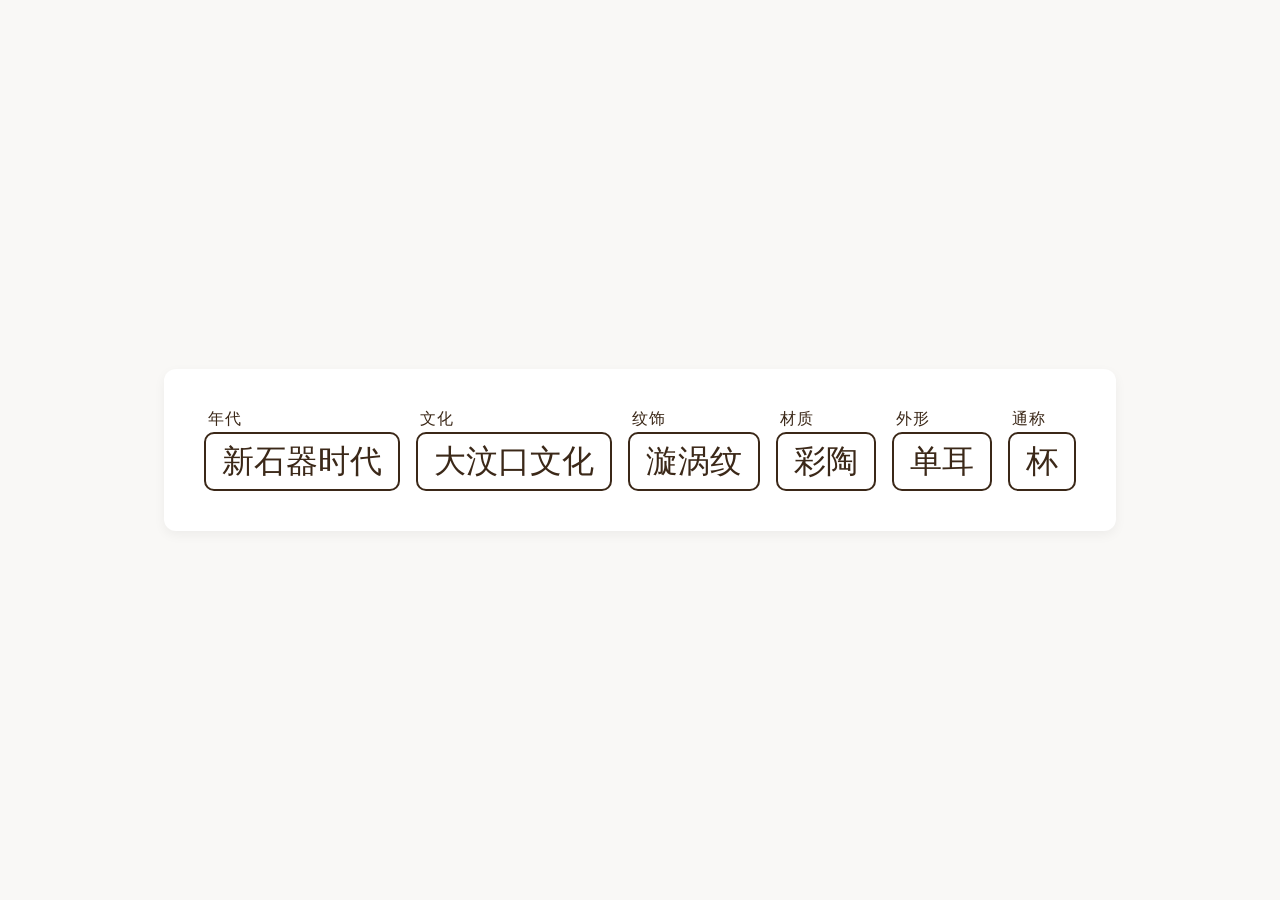
<file: frontend/草稿/命名展示方案初稿.html>
<!DOCTYPE html>
<html lang="zh-CN">
<head>
    <meta charset="UTF-8">
    <meta name="viewport" content="width=device-width, initial-scale=1.0">
    <title>彩陶命名六要素展示</title>
    <style>
        /* 基础页面样式 */
        body {
            font-family: "Microsoft YaHei", "PingFang SC", sans-serif;
            background-color: #f9f8f6; /* 略带复古感的背景色 */
            display: flex;
            justify-content: center;
            align-items: center;
            height: 100vh;
            margin: 0;
        }

        /* 核心展示区域容器 */
        .pottery-name-container {
            display: flex;
            flex-wrap: wrap;
            gap: 16px; /* 控制各个要素之间的间距 */
            padding: 40px;
            background-color: #fff;
            border-radius: 12px;
            box-shadow: 0 4px 12px rgba(0,0,0,0.05);
        }

        /* 单个要素的容器 */
        .element-box {
            display: flex;
            flex-direction: column;
            color: #3b2818; /* 提取自你图片的深褐色，符合彩陶主题 */
        }

        /* 要素的标签（如：年代） */
        .element-label {
            font-size: 16px;
            margin-bottom: 2px;
            margin-left: 4px; /* 让标签稍微向内缩进一点，对齐边框内侧 */
            letter-spacing: 1px;
        }

        /* 要素的值（如：新石器时代） */
        .element-value {
            font-size: 32px; /* 突出显示具体内容 */
            font-weight: 500;
            padding: 8px 16px;
            border: 2px solid #3b2818;
            border-radius: 10px; /* 圆角边框，贴合图片参考 */
            background-color: transparent;
            line-height: 1.2;
        }
        
        /* 添加一个连接符样式（可选，用于视觉过渡） */
        .plus-sign {
            display: flex;
            align-items: flex-end;
            padding-bottom: 15px;
            font-size: 24px;
            color: #8c7361;
            font-weight: bold;
        }
    </style>
</head>
<body>

    <!-- 容器：JS将把渲染好的元素注入到这里 -->
    <div class="pottery-name-container" id="nameContainer">
        <!-- 动态内容将在此处生成 -->
    </div>

    <script>
        // 1. 定义数据结构：六要素拆解结果
        // 这一步模拟了未来你从 FastAPI 后端接收到的 JSON 数据格式
        const potteryData = [
            { label: "年代", value: "新石器时代" },
            { label: "文化", value: "大汶口文化" },
            { label: "纹饰", value: "漩涡纹" },
            { label: "材质", value: "彩陶" },
            { label: "外形", value: "单耳" },
            { label: "通称", value: "杯" }
        ];

        // 2. 获取容器节点
        const container = document.getElementById('nameContainer');

        // 3. 遍历数据并动态生成 DOM
        potteryData.forEach((item, index) => {
            // 创建单个要素的外层 div
            const boxDiv = document.createElement('div');
            boxDiv.className = 'element-box';

            // 创建标签 div
            const labelDiv = document.createElement('div');
            labelDiv.className = 'element-label';
            labelDiv.textContent = item.label;

            // 创建数值 div
            const valueDiv = document.createElement('div');
            valueDiv.className = 'element-value';
            valueDiv.textContent = item.value;

            // 组装并挂载
            boxDiv.appendChild(labelDiv);
            boxDiv.appendChild(valueDiv);
            container.appendChild(boxDiv);

            // 如果不是最后一个元素，可以在中间加个加号（如果你需要完全分开展示，可以注释掉这段）
            // if (index < potteryData.length - 1) {
            //     const plusDiv = document.createElement('div');
            //     plusDiv.className = 'plus-sign';
            //     plusDiv.textContent = '+';
            //     container.appendChild(plusDiv);
            // }
        });
    </script>
</body>
</html>
</file>
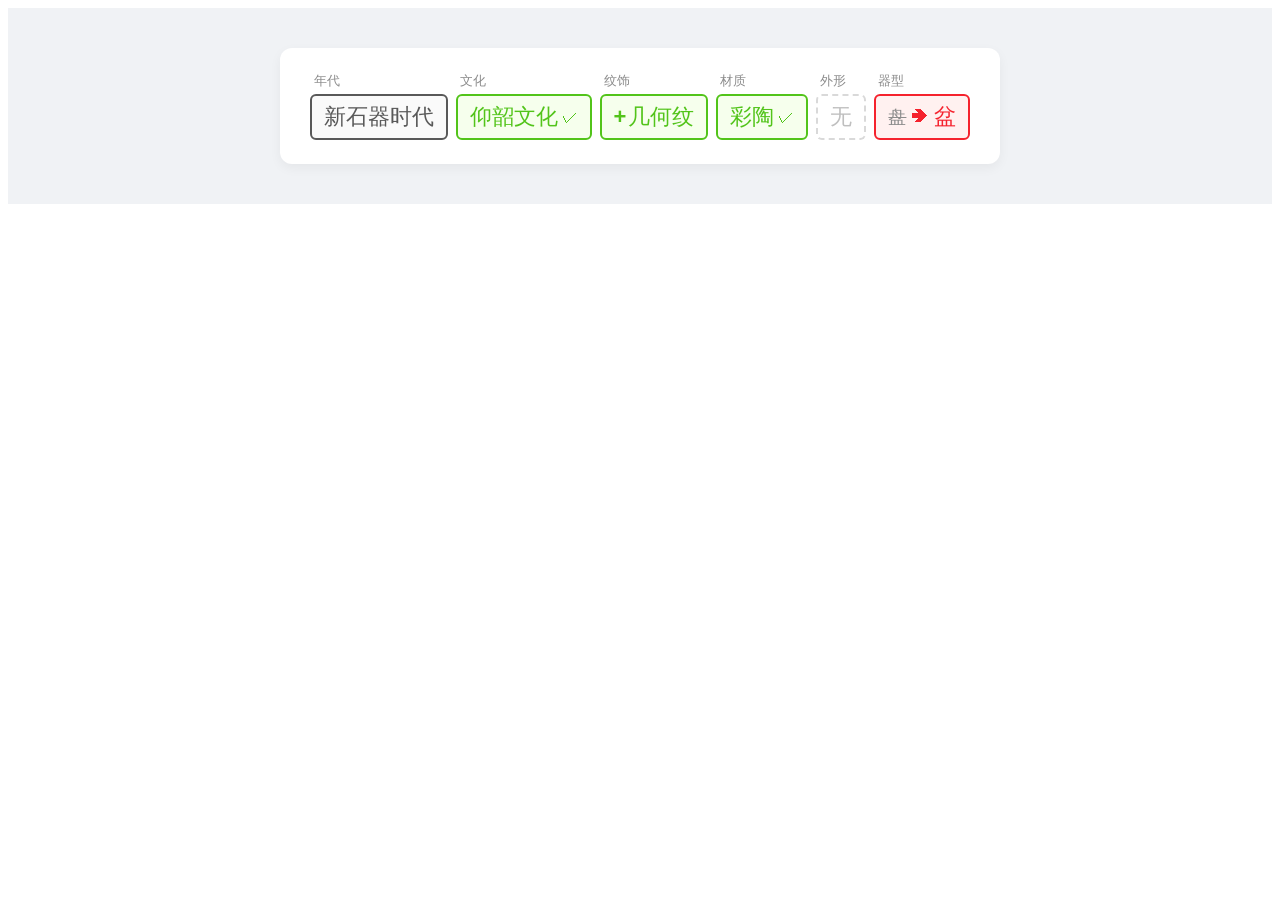
<file: frontend/草稿/命名对比草稿/命名对比草稿.html>
<!DOCTYPE html>
<html lang="zh-CN">
<head>
    <meta charset="UTF-8">
    <meta name="viewport" content="width=device-width, initial-scale=1.0">
    <title>彩陶命名智能检查系统</title>
    <link rel="stylesheet" href="style.css">
</head>
<body>
    <div class="result-container">
        <div class="name-container" id="pottery-name-container"></div>
    </div>

    <script src="compare.js"></script>

</body>
</html>
</file>
<file: frontend/草稿/命名对比草稿/style.css>
/* 全局基础重置 */
.result-container {
    font-family: "Microsoft YaHei", "PingFang SC", sans-serif;
    background-color: #f0f2f5;
    padding: 40px;
    display: flex;
    justify-content: center;
}

/* 整体容器：横向排列，紧凑布局 */
.name-container {
    display: flex;
    flex-wrap: nowrap; /* 尽量不换行，保持横向阅读 */
    align-items: flex-end; /* 底部对齐，保证文字基线一致 */
    gap: 8px; /* 紧凑的间距 */
    background: #fff;
    padding: 24px 30px;
    border-radius: 12px;
    box-shadow: 0 4px 12px rgba(0,0,0,0.05);
    max-width: 100%;
    overflow-x: auto; /* 如果屏幕太小允许横向滚动，但不打乱布局 */
}

/* 基础单元：垂直排列，宽度自适应 */
.element-box {
    display: flex;
    flex-direction: column;
    align-items: flex-start;
    width: fit-content; /* 核心：宽度适应内部文字，不留白 */
}

/* 标签文字（年代、文化等） */
.element-label {
    font-size: 13px;
    color: #8c8c8c;
    margin-bottom: 4px;
    margin-left: 4px;
}

/* 内容外框基础样式 */
.element-value-box {
    display: flex;
    align-items: center;
    border: 2px solid;
    border-radius: 6px;
    padding: 6px 12px;
    font-size: 22px;
    font-weight: 500;
    white-space: nowrap; /* 防止内部文字换行 */
}

/* --- 五种状态的视觉映射 --- */

/* 1. 确认 (match) - 绿色 */
.state-match {
    border-color: #52c41a;
    color: #52c41a;
    background-color: #f6ffed;
}
.state-match::after {
    content: ' ✓';
    font-size: 16px;
    margin-left: 4px;
}

/* 2. 纠正 (mismatch) - 红色主导，内部包含删除线和箭头 */
.state-mismatch {
    border-color: #f5222d;
    background-color: #fff1f0;
}
.mismatch-old {
    color: #8c8c8c;
    text-decoration: line-through;
    font-size: 18px; /* 原名稍微小一点 */
    margin-right: 6px;
}
.mismatch-arrow {
    color: #f5222d;
    font-size: 16px;
    margin-right: 6px;
}
.mismatch-new {
    color: #f5222d;
}

/* 3. 沿用 (unverified) - 中性深灰色 */
.state-unverified {
    border-color: #595959;
    color: #595959;
    background-color: #fafafa;
}

/* 4. 补充 (added) - 绿色，带加号 */
.state-added {
    border-color: #52c41a;
    color: #52c41a;
    background-color: #f6ffed;
}
.state-added::before {
    content: '+ ';
    font-weight: bold;
    margin-right: 2px;
}

/* 5. 空缺 (Empty) - 浅灰虚线 */
.state-empty {
    border-color: #d9d9d9;
    border-style: dashed;
    color: #bfbfbf;
    background-color: transparent;
    font-weight: normal;
}
</file>
